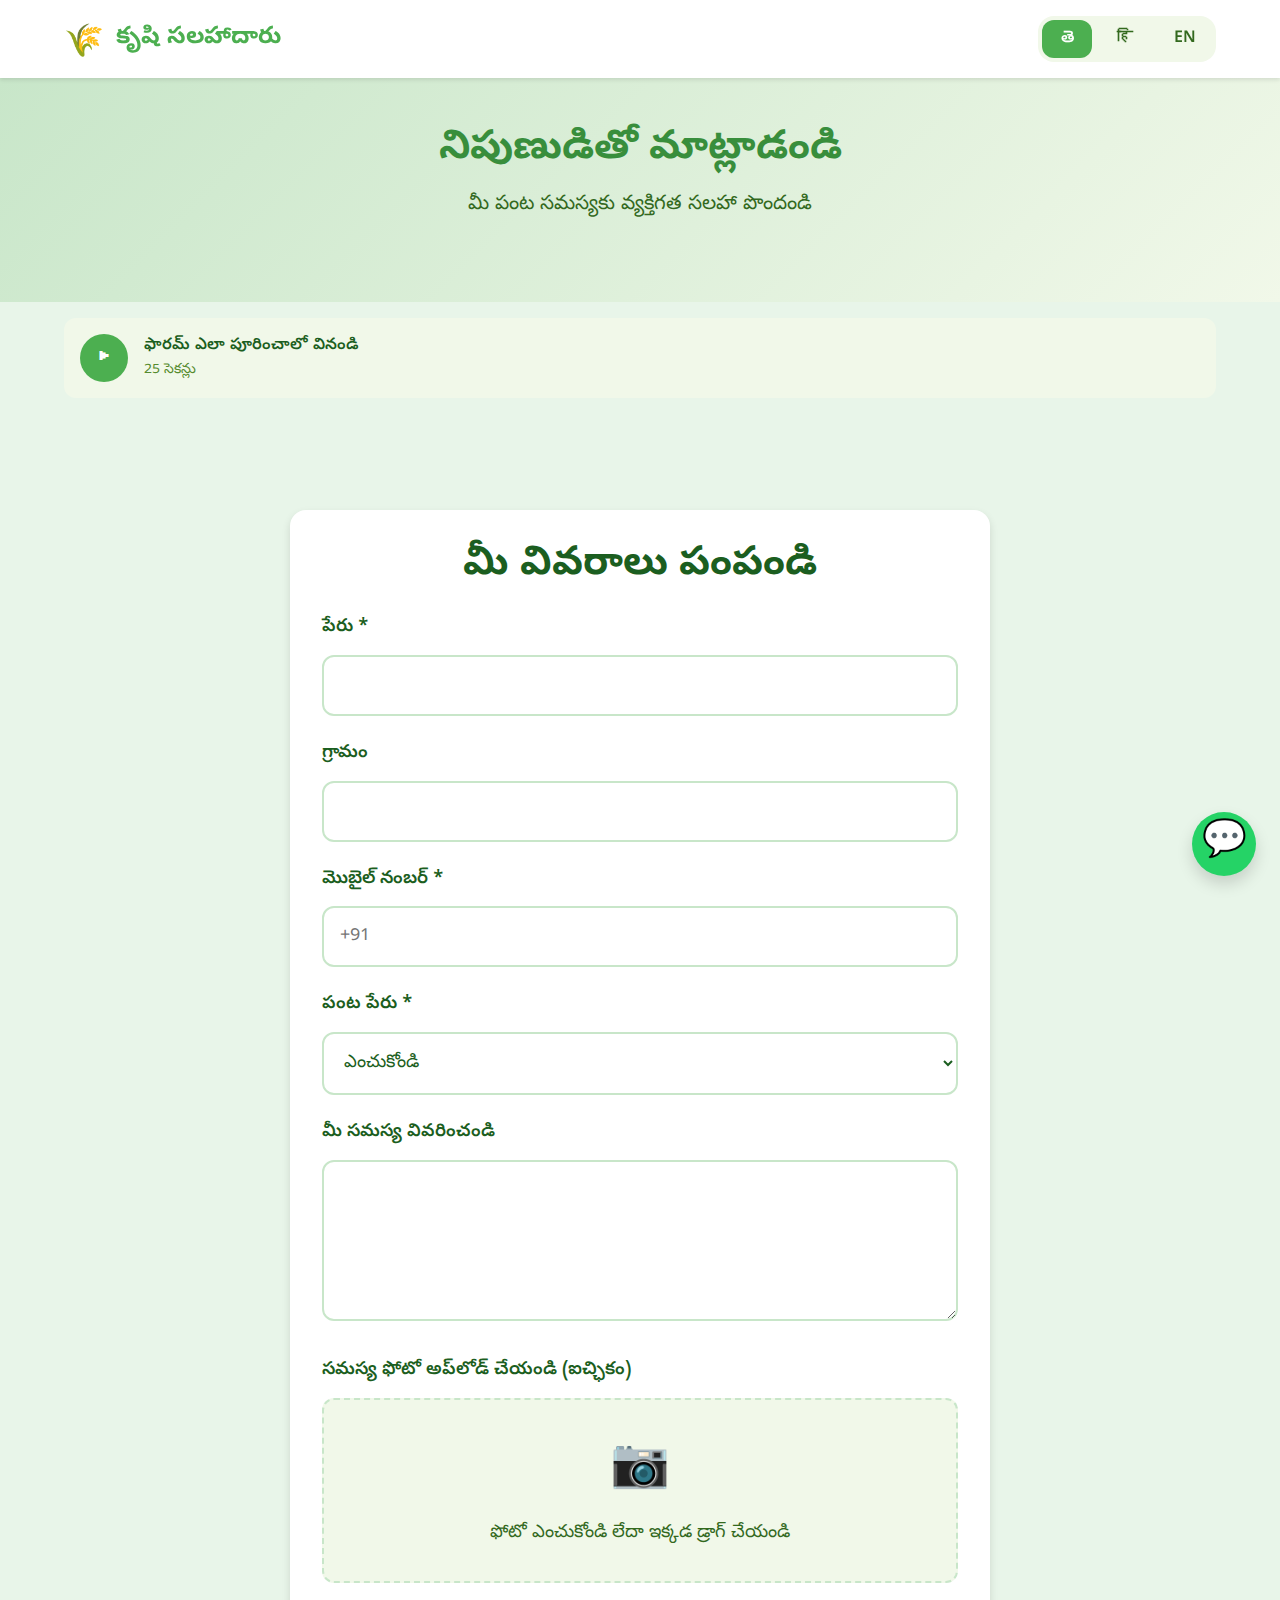
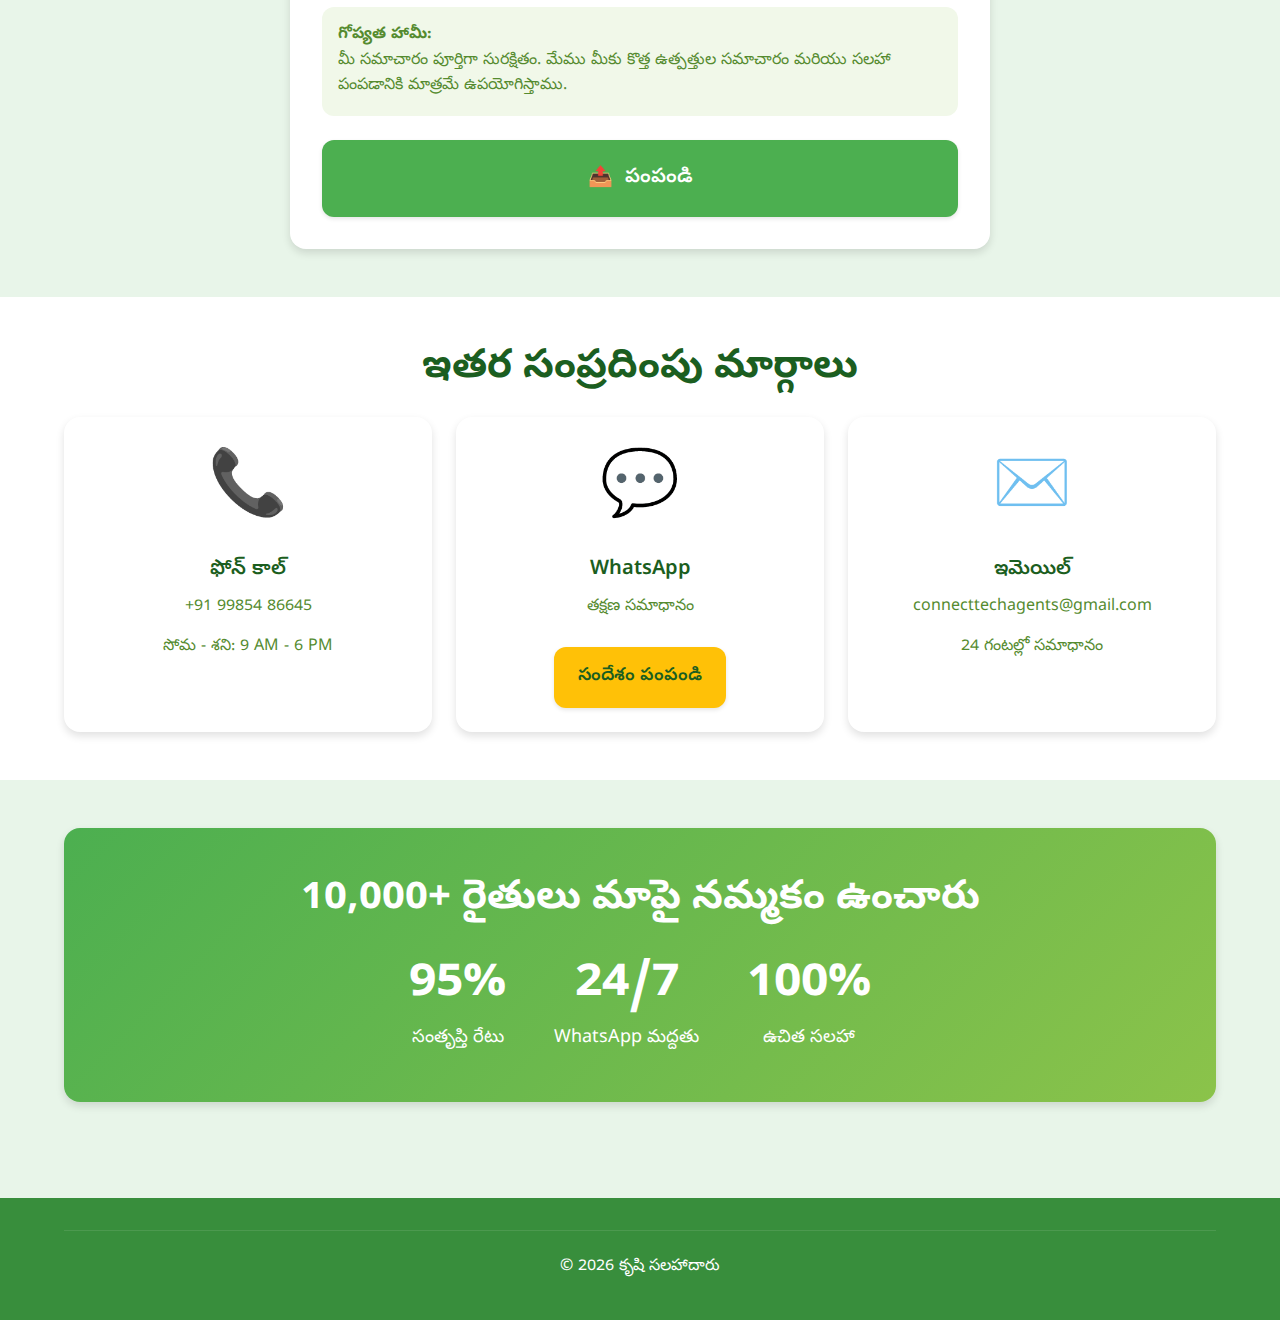
<file: contact-expert.html>
<!DOCTYPE html>
<html lang="te">

<head>
    <meta charset="UTF-8">
    <meta name="viewport" content="width=device-width, initial-scale=1.0">
    <title>నిపుణుడితో సంప్రదించండి | Contact Expert</title>
    <link rel="stylesheet" href="index.css">
</head>

<body lang="te">
    <!-- Header -->
    <header class="header">
        <div class="container header-content">
            <div>
                <a href="index.html" class="logo">
                    <span class="logo-icon">🌾</span>
                    <div>
                        <div data-lang-te="కృషి సలహాదారు" data-lang-hi="कृषि सलाहकार" data-lang-en="Farmer Advisor"
                            class="lang-text">కృషి సలహాదారు</div>
                    </div>
                </a>
            </div>
            <div class="language-switcher">
                <button class="lang-btn active" data-lang="te">తె</button>
                <button class="lang-btn" data-lang="hi">हि</button>
                <button class="lang-btn" data-lang="en">EN</button>
            </div>
        </div>
    </header>

    <!-- Hero -->
    <section class="hero">
        <div class="container">
            <h1 class="hero-title">
                <span data-lang-te="నిపుణుడితో మాట్లాడండి" data-lang-hi="विशेषज्ञ से बात करें"
                    data-lang-en="Talk to Expert" class="lang-text">నిపుణుడితో మాట్లాడండి</span>
            </h1>
            <p class="hero-subtitle">
                <span data-lang-te="మీ పంట సమస్యకు వ్యక్తిగత సలహా పొందండి"
                    data-lang-hi="अपनी फसल की समस्या के लिए व्यक्तिगत सलाह प्राप्त करें"
                    data-lang-en="Get personalized advice for your crop problem" class="lang-text">మీ పంట సమస్యకు
                    వ్యక్తిగత సలహా పొందండి</span>
            </p>
        </div>
    </section>

    <!-- Audio Guide -->
    <section class="section" style="padding-top: 0;">
        <div class="container">
            <div class="audio-player">
                <button class="audio-btn">
                    <span>▶</span>
                </button>
                <div class="audio-info">
                    <div class="audio-title">
                        <span data-lang-te="ఫారమ్ ఎలా పూరించాలో వినండి" data-lang-hi="फॉर्म कैसे भरें सुनें"
                            data-lang-en="Listen how to fill the form" class="lang-text">ఫారమ్ ఎలా పూరించాలో
                            వినండి</span>
                    </div>
                    <div class="audio-duration">25 సెకన్లు</div>
                </div>
            </div>
        </div>
    </section>

    <!-- Contact Form -->
    <section class="section">
        <div class="container">
            <div style="max-width: 700px; margin: 0 auto;">
                <div class="card" style="padding: var(--space-xl);">
                    <h2 class="mb-lg text-center">
                        <span data-lang-te="మీ వివరాలు పంపండి" data-lang-hi="अपना विवरण भेजें"
                            data-lang-en="Send Your Details" class="lang-text">మీ వివరాలు పంపండి</span>
                    </h2>

                    <form id="contact-form">
                        <div class="form-group">
                            <label class="form-label">
                                <span data-lang-te="పేరు *" data-lang-hi="नाम *" data-lang-en="Name *"
                                    class="lang-text">పేరు *</span>
                            </label>
                            <input type="text" name="name" class="form-input" required placeholder="">
                        </div>

                        <div class="form-group">
                            <label class="form-label">
                                <span data-lang-te="గ్రామం" data-lang-hi="गांव" data-lang-en="Village"
                                    class="lang-text">గ్రామం</span>
                            </label>
                            <input type="text" name="village" class="form-input">
                        </div>

                        <div class="form-group">
                            <label class="form-label">
                                <span data-lang-te="మొబైల్ నంబర్ *" data-lang-hi="मोबाइल नंबर *"
                                    data-lang-en="Mobile Number *" class="lang-text">మొబైల్ నంబర్ *</span>
                            </label>
                            <input type="tel" name="mobile" class="form-input" required placeholder="+91">
                        </div>

                        <div class="form-group">
                            <label class="form-label">
                                <span data-lang-te="పంట పేరు *" data-lang-hi="फसल का नाम *" data-lang-en="Crop Name *"
                                    class="lang-text">పంట పేరు *</span>
                            </label>
                            <select name="crop" class="form-select" required>
                                <option value="">
                                    <span data-lang-te="ఎంచుకోండి" data-lang-hi="चुनें" data-lang-en="Select"
                                        class="lang-text">ఎంచుకోండి</span>
                                </option>
                                <option value="banana" data-lang-te="అరటి" data-lang-hi="केला" data-lang-en="Banana">
                                    అరటి</option>
                                <option value="mango" data-lang-te="మామిడి" data-lang-hi="आम" data-lang-en="Mango">
                                    మామిడి</option>
                                <option value="grapes" data-lang-te="ద్రాక్ష" data-lang-hi="अंगूर"
                                    data-lang-en="Grapes">ద్రాక్ష</option>
                                <option value="citrus" data-lang-te="నిమ్మ పండ్లు" data-lang-hi="नींबू फल"
                                    data-lang-en="Citrus">నిమ్మ పండ్లు</option>
                                <option value="pomegranate" data-lang-te="దానిమ్మ" data-lang-hi="अनार"
                                    data-lang-en="Pomegranate">దానిమ్మ</option>
                                <option value="chilli" data-lang-te="మిర్చి" data-lang-hi="मिर्च" data-lang-en="Chilli">
                                    మిర్చి</option>
                                <option value="tomato" data-lang-te="టమాటో" data-lang-hi="टमाटर" data-lang-en="Tomato">
                                    టమాటో</option>
                                <option value="cotton" data-lang-te="పత్తి" data-lang-hi="कपास" data-lang-en="Cotton">
                                    పత్తి</option>
                            </select>
                        </div>

                        <div class="form-group">
                            <label class="form-label">
                                <span data-lang-te="మీ సమస్య వివరించండి" data-lang-hi="अपनी समस्या बताएं"
                                    data-lang-en="Describe Your Problem" class="lang-text">మీ సమస్య వివరించండి</span>
                            </label>
                            <textarea name="problem" class="form-textarea" rows="5"></textarea>
                        </div>

                        <div class="form-group">
                            <label class="form-label">
                                <span data-lang-te="సమస్య ఫోటో అప్‌లోడ్ చేయండి (ఐచ్ఛికం)"
                                    data-lang-hi="समस्या की फोटो अपलोड करें (वैकल्पिक)"
                                    data-lang-en="Upload Problem Photo (Optional)" class="lang-text">సమస్య ఫోటో అప్‌లోడ్
                                    చేయండి (ఐచ్ఛికం)</span>
                            </label>
                            <div class="file-upload" onclick="document.getElementById('file-input').click()">
                                <div class="file-upload-icon">📷</div>
                                <div class="file-upload-text">
                                    <span data-lang-te="ఫోటో ఎంచుకోండి లేదా ఇక్కడ డ్రాగ్ చేయండి"
                                        data-lang-hi="फोटो चुनें या यहां ड्रैग करें"
                                        data-lang-en="Choose photo or drag here" class="lang-text">ఫోటో ఎంచుకోండి లేదా
                                        ఇక్కడ డ్రాగ్ చేయండి</span>
                                </div>
                                <input type="file" id="file-input" name="photo" accept="image/*" style="display: none;">
                            </div>
                            <div id="image-preview"></div>
                        </div>

                        <div
                            style="background-color: var(--color-bg-light); padding: var(--space-md); border-radius: var(--border-radius-md); margin-bottom: var(--space-lg);">
                            <p style="font-size: var(--font-size-sm); color: var(--color-text-muted); margin: 0;">
                                <strong>
                                    <span data-lang-te="గోప్యత హామీ:" data-lang-hi="गोपनीयता आश्वासन:"
                                        data-lang-en="Privacy Assurance:" class="lang-text">గోప్యత హామీ:</span>
                                </strong><br>
                                <span
                                    data-lang-te="మీ సమాచారం పూర్తిగా సురక్షితం. మేము మీకు కొత్త ఉత్పత్తుల సమాచారం మరియు సలహా పంపడానికి మాత్రమే ఉపయోగిస్తాము."
                                    data-lang-hi="आपकी जानकारी पूरी तरह से सुरक्षित है। हम केवल नए उत्पाद की जानकारी और सलाह भेजने के लिए उपयोग करेंगे।"
                                    data-lang-en="Your information is completely secure. We will only use it to send you new product information and advice."
                                    class="lang-text">మీ సమాచారం పూర్తిగా సురక్షితం. మేము మీకు కొత్త ఉత్పత్తుల సమాచారం
                                    మరియు సలహా పంపడానికి మాత్రమే ఉపయోగిస్తాము.</span>
                            </p>
                        </div>

                        <button type="submit" class="btn btn-primary btn-large" style="width: 100%;">
                            <span>📤</span>
                            <span data-lang-te="పంపండి" data-lang-hi="भेजें" data-lang-en="Submit"
                                class="lang-text">పంపండి</span>
                        </button>
                    </form>
                </div>
            </div>
        </div>
    </section>

    <!-- Alternative Contact Methods -->
    <section class="section" style="background-color: var(--color-bg-white);">
        <div class="container">
            <h2 class="text-center mb-lg">
                <span data-lang-te="ఇతర సంప్రదింపు మార్గాలు" data-lang-hi="अन्य संपर्क विधियां"
                    data-lang-en="Other Contact Methods" class="lang-text">ఇతర సంప్రదింపు మార్గాలు</span>
            </h2>

            <div class="grid grid-3">
                <div class="card text-center">
                    <div style="font-size: 64px; margin-bottom: var(--space-md);">📞</div>
                    <h3 class="card-title">
                        <span data-lang-te="ఫోన్ కాల్" data-lang-hi="फोन कॉल" data-lang-en="Phone Call"
                            class="lang-text">ఫోన్ కాల్</span>
                    </h3>
                    <p class="card-text">+91 99854 86645</p>
                    <p class="card-text">
                        <span data-lang-te="సోమ - శని: 9 AM - 6 PM" data-lang-hi="सोम - शनि: 9 AM - 6 PM"
                            data-lang-en="Mon - Sat: 9 AM - 6 PM" class="lang-text">సోమ - శని: 9 AM - 6 PM</span>
                    </p>
                </div>

                <div class="card text-center">
                    <div style="font-size: 64px; margin-bottom: var(--space-md);">💬</div>
                    <h3 class="card-title">WhatsApp</h3>
                    <p class="card-text">
                        <span data-lang-te="తక్షణ సమాధానం" data-lang-hi="तत्काल उत्तर" data-lang-en="Instant Response"
                            class="lang-text">తక్షణ సమాధానం</span>
                    </p>
                    <a href="https://wa.me/919985486645?text=నా%20పంట%20సమస్యకు%20సహాయం%20కావాలి" class="btn btn-accent"
                        style="margin-top: 12px;" target="_blank">
                        <span data-lang-te="సందేశం పంపండి" data-lang-hi="संदेश भेजें" data-lang-en="Send Message"
                            class="lang-text">సందేశం పంపండి</span>
                    </a>
                </div>

                <div class="card text-center">
                    <div style="font-size: 64px; margin-bottom: var(--space-md);">✉️</div>
                    <h3 class="card-title">
                        <span data-lang-te="ఇమెయిల్" data-lang-hi="ईमेल" data-lang-en="Email"
                            class="lang-text">ఇమెయిల్</span>
                    </h3>
                    <p class="card-text">connecttechagents@gmail.com</p>
                    <p class="card-text">
                        <span data-lang-te="24 గంటల్లో సమాధానం" data-lang-hi="24 घंटे में उत्तर"
                            data-lang-en="Response in 24 hours" class="lang-text">24 గంటల్లో సమాధానం</span>
                    </p>
                </div>
            </div>
        </div>
    </section>

    <!-- Trust Indicators -->
    <section class="section">
        <div class="container">
            <div class="card"
                style="background: linear-gradient(135deg, var(--color-primary), var(--color-secondary)); color: white; text-align: center; padding: var(--space-2xl);">
                <h2 style="color: white; margin-bottom: var(--space-lg);">
                    <span data-lang-te="10,000+ రైతులు మాపై నమ్మకం ఉంచారు"
                        data-lang-hi="10,000+ किसानों ने हम पर भरोसा किया" data-lang-en="10,000+ Farmers Trust Us"
                        class="lang-text">10,000+ రైతులు మాపై నమ్మకం ఉంచారు</span>
                </h2>
                <div style="display: flex; justify-content: center; gap: var(--space-2xl); flex-wrap: wrap;">
                    <div>
                        <div style="font-size: var(--font-size-3xl); font-weight: 700;">95%</div>
                        <div>
                            <span data-lang-te="సంతృప్తి రేటు" data-lang-hi="संतुष्टि दर"
                                data-lang-en="Satisfaction Rate" class="lang-text">సంతృప్తి రేటు</span>
                        </div>
                    </div>
                    <div>
                        <div style="font-size: var(--font-size-3xl); font-weight: 700;">24/7</div>
                        <div>
                            <span data-lang-te="WhatsApp మద్దతు" data-lang-hi="WhatsApp समर्थन"
                                data-lang-en="WhatsApp Support" class="lang-text">WhatsApp మద్దతు</span>
                        </div>
                    </div>
                    <div>
                        <div style="font-size: var(--font-size-3xl); font-weight: 700;">100%</div>
                        <div>
                            <span data-lang-te="ఉచిత సలహా" data-lang-hi="मुफ्त सलाह" data-lang-en="Free Advice"
                                class="lang-text">ఉచిత సలహా</span>
                        </div>
                    </div>
                </div>
            </div>
        </div>
    </section>

    <!-- Footer -->
    <footer class="footer">
        <div class="container">
            <div class="footer-bottom">
                <p>&copy; 2026 <span data-lang-te="కృషి సలహాదారు" data-lang-hi="कृषि सलाहकार"
                        data-lang-en="Farmer Advisor" class="lang-text">కృషి సలహాదారు</span></p>
            </div>
        </div>
    </footer>

    <!-- WhatsApp Float Button -->
    <a href="https://wa.me/919985486645?text=నా%20పంట%20సమస్యకు%20సహాయం%20కావాలి" class="whatsapp-float"
        target="_blank">
        <span class="whatsapp-icon">💬</span>
    </a>

    <script src="app.js"></script>
</body>

</html>
</file>
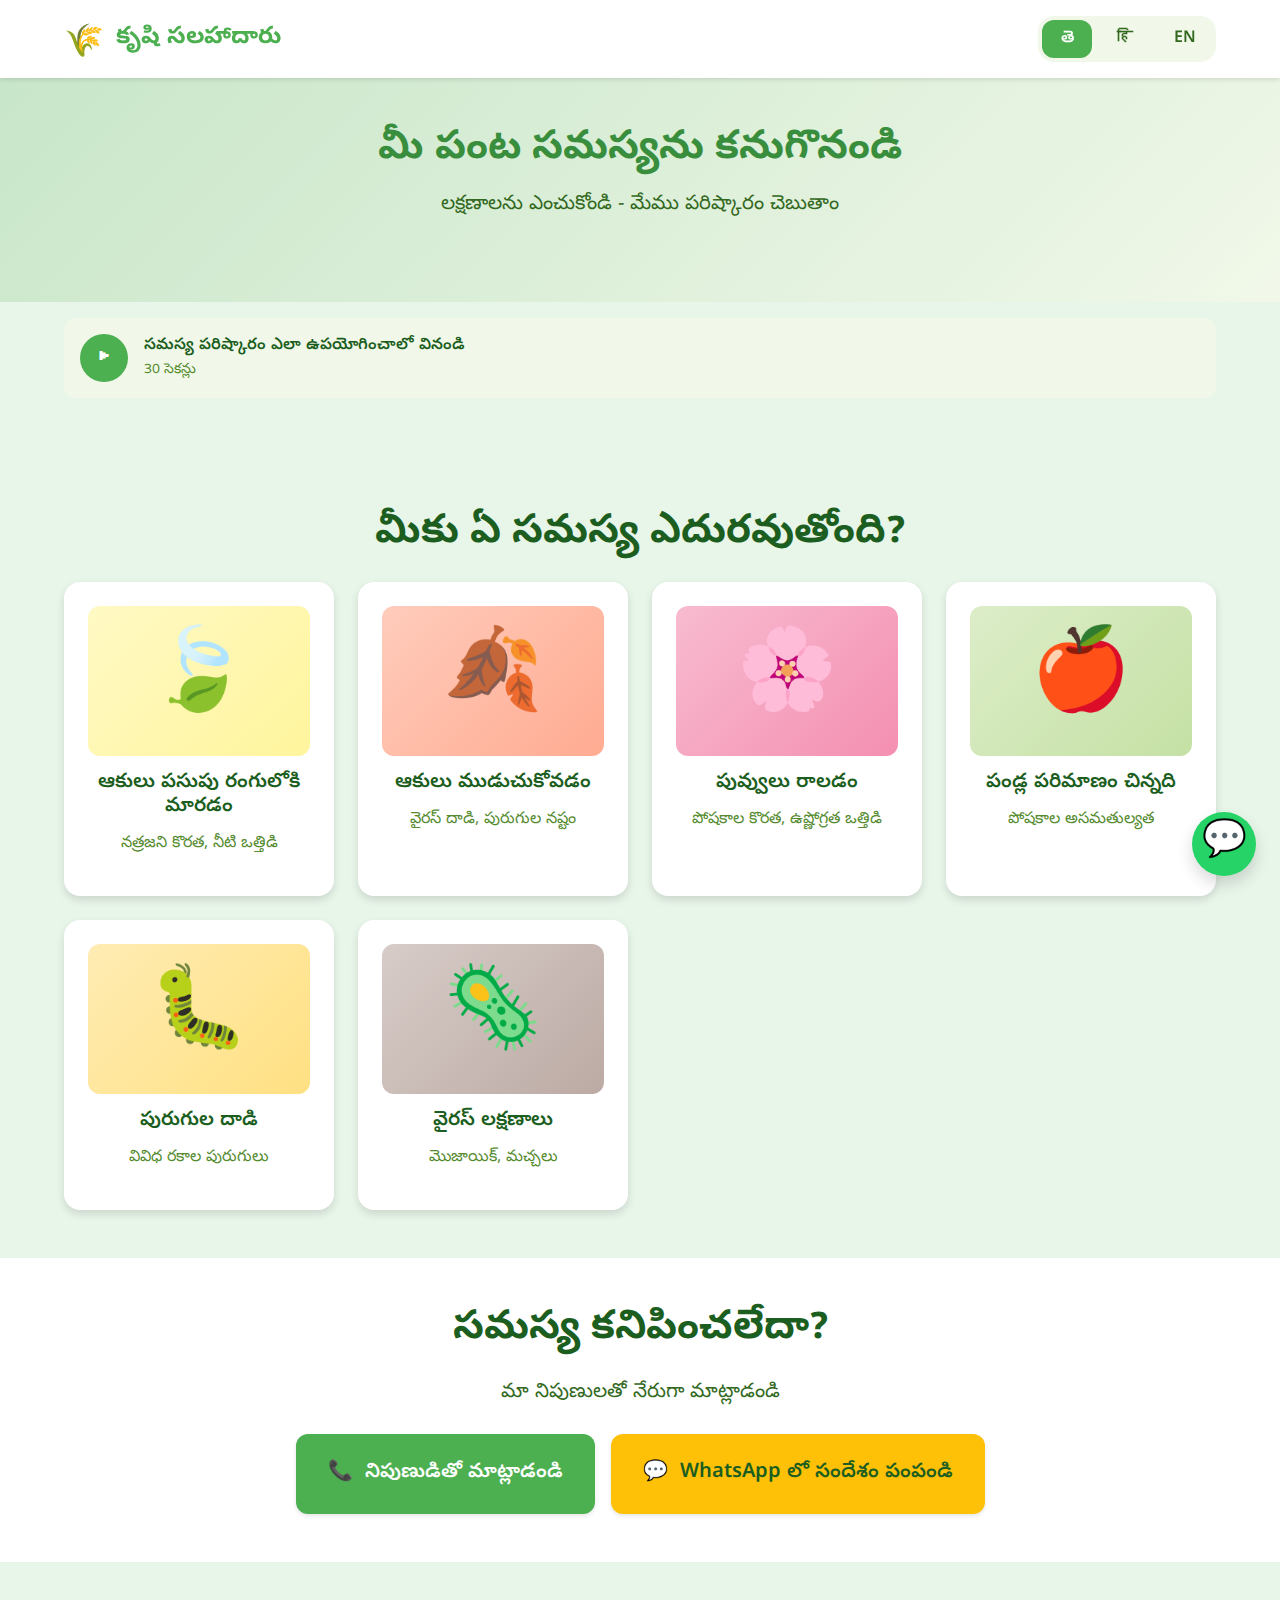
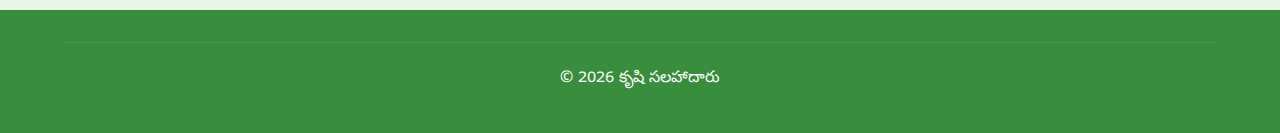
<file: problem-finder.html>
<!DOCTYPE html>
<html lang="te">

<head>
    <meta charset="UTF-8">
    <meta name="viewport" content="width=device-width, initial-scale=1.0">
    <title>సమస్య పరిష్కారం | Problem Finder</title>
    <link rel="stylesheet" href="index.css">
</head>

<body lang="te">
    <!-- Header -->
    <header class="header">
        <div class="container header-content">
            <div>
                <a href="index.html" class="logo">
                    <span class="logo-icon">🌾</span>
                    <div>
                        <div data-lang-te="కృషి సలహాదారు" data-lang-hi="कृषि सलाहकार" data-lang-en="Farmer Advisor"
                            class="lang-text">కృషి సలహాదారు</div>
                    </div>
                </a>
            </div>
            <div class="language-switcher">
                <button class="lang-btn active" data-lang="te">తె</button>
                <button class="lang-btn" data-lang="hi">हि</button>
                <button class="lang-btn" data-lang="en">EN</button>
            </div>
        </div>
    </header>

    <!-- Hero -->
    <section class="hero">
        <div class="container">
            <h1 class="hero-title">
                <span data-lang-te="మీ పంట సమస్యను కనుగొనండి" data-lang-hi="अपनी फसल की समस्या खोजें"
                    data-lang-en="Find Your Crop Problem" class="lang-text">మీ పంట సమస్యను కనుగొనండి</span>
            </h1>
            <p class="hero-subtitle">
                <span data-lang-te="లక్షణాలను ఎంచుకోండి - మేము పరిష్కారం చెబుతాం"
                    data-lang-hi="लक्षण चुनें - हम समाधान बताएंगे"
                    data-lang-en="Choose symptoms - we'll provide solution" class="lang-text">లక్షణాలను ఎంచుకోండి - మేము
                    పరిష్కారం చెబుతాం</span>
            </p>
        </div>
    </section>

    <!-- Audio Guide -->
    <section class="section" style="padding-top: 0;">
        <div class="container">
            <div class="audio-player">
                <button class="audio-btn">
                    <span>▶</span>
                </button>
                <div class="audio-info">
                    <div class="audio-title">
                        <span data-lang-te="సమస్య పరిష్కారం ఎలా ఉపయోగించాలో వినండి"
                            data-lang-hi="समस्या समाधान का उपयोग कैसे करें सुनें"
                            data-lang-en="Listen how to use problem solver" class="lang-text">సమస్య పరిష్కారం ఎలా
                            ఉపయోగించాలో వినండి</span>
                    </div>
                    <div class="audio-duration">30 సెకన్లు</div>
                </div>
            </div>
        </div>
    </section>

    <!-- Problem Selection -->
    <section class="section">
        <div class="container">
            <h2 class="text-center mb-lg">
                <span data-lang-te="మీకు ఏ సమస్య ఎదురవుతోంది?" data-lang-hi="आपको कौन सी समस्या हो रही है?"
                    data-lang-en="What Problem Are You Facing?" class="lang-text">మీకు ఏ సమస్య ఎదురవుతోంది?</span>
            </h2>

            <div class="grid grid-3">
                <!-- Symptom 1 -->
                <div class="card" style="cursor: pointer;" onclick="window.location.href='crop-detail.html#problems'">
                    <div
                        style="width: 100%; height: 150px; background: linear-gradient(135deg, #FFF9C4, #FFF59D); border-radius: 12px; display: flex; align-items: center; justify-content: center; font-size: 80px; margin-bottom: 16px;">
                        🍃</div>
                    <h3 class="card-title text-center">
                        <span data-lang-te="ఆకులు పసుపు రంగులోకి మారడం" data-lang-hi="पत्तियां पीली हो रही हैं"
                            data-lang-en="Leaves Turning Yellow" class="lang-text">ఆకులు పసుపు రంగులోకి మారడం</span>
                    </h3>
                    <p class="card-text text-center">
                        <span data-lang-te="నత్రజని కొరత, నీటి ఒత్తిడి" data-lang-hi="नाइट्रोजन की कमी, पानी का तनाव"
                            data-lang-en="Nitrogen deficiency, water stress" class="lang-text">నత్రజని కొరత, నీటి
                            ఒత్తిడి</span>
                    </p>
                </div>

                <!-- Symptom 2 -->
                <div class="card" style="cursor: pointer;" onclick="window.location.href='crop-detail.html#problems'">
                    <div
                        style="width: 100%; height: 150px; background: linear-gradient(135deg, #FFCCBC, #FFAB91); border-radius: 12px; display: flex; align-items: center; justify-content: center; font-size: 80px; margin-bottom: 16px;">
                        🍂</div>
                    <h3 class="card-title text-center">
                        <span data-lang-te="ఆకులు ముడుచుకోవడం" data-lang-hi="पत्तियां मुड़ रही हैं"
                            data-lang-en="Leaf Curling" class="lang-text">ఆకులు ముడుచుకోవడం</span>
                    </h3>
                    <p class="card-text text-center">
                        <span data-lang-te="వైరస్ దాడి, పురుగుల నష్టం" data-lang-hi="वायरस हमला, कीट क्षति"
                            data-lang-en="Virus attack, pest damage" class="lang-text">వైరస్ దాడి, పురుగుల నష్టం</span>
                    </p>
                </div>

                <!-- Symptom 3 -->
                <div class="card" style="cursor: pointer;" onclick="window.location.href='crop-detail.html#problems'">
                    <div
                        style="width: 100%; height: 150px; background: linear-gradient(135deg, #F8BBD0, #F48FB1); border-radius: 12px; display: flex; align-items: center; justify-content: center; font-size: 80px; margin-bottom: 16px;">
                        🌸</div>
                    <h3 class="card-title text-center">
                        <span data-lang-te="పువ్వులు రాలడం" data-lang-hi="फूल गिर रहे हैं"
                            data-lang-en="Flower Dropping" class="lang-text">పువ్వులు రాలడం</span>
                    </h3>
                    <p class="card-text text-center">
                        <span data-lang-te="పోషకాల కొరత, ఉష్ణోగ్రత ఒత్తిడి"
                            data-lang-hi="पोषक तत्वों की कमी, तापमान तनाव"
                            data-lang-en="Nutrient deficiency, temperature stress" class="lang-text">పోషకాల కొరత,
                            ఉష్ణోగ్రత ఒత్తిడి</span>
                    </p>
                </div>

                <!-- Symptom 4 -->
                <div class="card" style="cursor: pointer;" onclick="window.location.href='crop-detail.html#problems'">
                    <div
                        style="width: 100%; height: 150px; background: linear-gradient(135deg, #DCEDC8, #C5E1A5); border-radius: 12px; display: flex; align-items: center; justify-content: center; font-size: 80px; margin-bottom: 16px;">
                        🍎</div>
                    <h3 class="card-title text-center">
                        <span data-lang-te="పండ్ల పరిమాణం చిన్నది" data-lang-hi="फल का आकार छोटा"
                            data-lang-en="Small Fruit Size" class="lang-text">పండ్ల పరిమాణం చిన్నది</span>
                    </h3>
                    <p class="card-text text-center">
                        <span data-lang-te="పోషకాల అసమతుల్యత" data-lang-hi="पोषक तत्वों का असंतुलन"
                            data-lang-en="Nutrient imbalance" class="lang-text">పోషకాల అసమతుల్యత</span>
                    </p>
                </div>

                <!-- Symptom 5 -->
                <div class="card" style="cursor: pointer;" onclick="window.location.href='crop-detail.html#problems'">
                    <div
                        style="width: 100%; height: 150px; background: linear-gradient(135deg, #FFECB3, #FFE082); border-radius: 12px; display: flex; align-items: center; justify-content: center; font-size: 80px; margin-bottom: 16px;">
                        🐛</div>
                    <h3 class="card-title text-center">
                        <span data-lang-te="పురుగుల దాడి" data-lang-hi="कीट का हमला" data-lang-en="Pest Attack"
                            class="lang-text">పురుగుల దాడి</span>
                    </h3>
                    <p class="card-text text-center">
                        <span data-lang-te="వివిధ రకాల పురుగులు" data-lang-hi="विभिन्न प्रकार के कीट"
                            data-lang-en="Various types of pests" class="lang-text">వివిధ రకాల పురుగులు</span>
                    </p>
                </div>

                <!-- Symptom 6 -->
                <div class="card" style="cursor: pointer;" onclick="window.location.href='crop-detail.html#problems'">
                    <div
                        style="width: 100%; height: 150px; background: linear-gradient(135deg, #D7CCC8, #BCAAA4); border-radius: 12px; display: flex; align-items: center; justify-content: center; font-size: 80px; margin-bottom: 16px;">
                        🦠</div>
                    <h3 class="card-title text-center">
                        <span data-lang-te="వైరస్ లక్షణాలు" data-lang-hi="वायरस के लक्षण" data-lang-en="Virus Symptoms"
                            class="lang-text">వైరస్ లక్షణాలు</span>
                    </h3>
                    <p class="card-text text-center">
                        <span data-lang-te="మొజాయిక్, మచ్చలు" data-lang-hi="मोज़ेक, धब्बे" data-lang-en="Mosaic, spots"
                            class="lang-text">మొజాయిక్, మచ్చలు</span>
                    </p>
                </div>
            </div>
        </div>
    </section>

    <!-- Quick Contact -->
    <section class="section" style="background-color: var(--color-bg-white);">
        <div class="container text-center">
            <h2 class="mb-lg">
                <span data-lang-te="సమస్య కనిపించలేదా?" data-lang-hi="समस्या नहीं मिली?"
                    data-lang-en="Problem Not Found?" class="lang-text">సమస్య కనిపించలేదా?</span>
            </h2>
            <p class="hero-subtitle mb-lg">
                <span data-lang-te="మా నిపుణులతో నేరుగా మాట్లాడండి" data-lang-hi="हमारे विशेषज्ञों से सीधे बात करें"
                    data-lang-en="Talk directly to our experts" class="lang-text">మా నిపుణులతో నేరుగా మాట్లాడండి</span>
            </p>
            <div style="display: flex; gap: var(--space-md); justify-content: center; flex-wrap: wrap;">
                <a href="contact-expert.html" class="btn btn-primary btn-large">
                    <span>📞</span>
                    <span data-lang-te="నిపుణుడితో మాట్లాడండి" data-lang-hi="विशेषज्ञ से बात करें"
                        data-lang-en="Talk to Expert" class="lang-text">నిపుణుడితో మాట్లాడండి</span>
                </a>
                <a href="https://wa.me/919985486645?text=నా%20పంట%20సమస్యకు%20సహాయం%20కావాలి"
                    class="btn btn-accent btn-large" target="_blank">
                    <span>💬</span>
                    <span data-lang-te="WhatsApp లో సందేశం పంపండి" data-lang-hi="WhatsApp पर संदेश भेजें"
                        data-lang-en="Message on WhatsApp" class="lang-text">WhatsApp లో సందేశం పంపండి</span>
                </a>
            </div>
        </div>
    </section>

    <!-- Footer -->
    <footer class="footer">
        <div class="container">
            <div class="footer-bottom">
                <p>&copy; 2026 <span data-lang-te="కృషి సలహాదారు" data-lang-hi="कृषि सलाहकार"
                        data-lang-en="Farmer Advisor" class="lang-text">కృషి సలహాదారు</span></p>
            </div>
        </div>
    </footer>

    <!-- WhatsApp Float Button -->
    <a href="https://wa.me/919985486645?text=నా%20పంట%20సమస్యకు%20సహాయం%20కావాలి" class="whatsapp-float"
        target="_blank">
        <span class="whatsapp-icon">💬</span>
    </a>

    <script src="app.js"></script>
</body>

</html>
</file>
<file: index.css>
/* ============================================
   FARMER ADVISOR - DESIGN SYSTEM
   Mobile-First, Farmer-Friendly Design
   ============================================ */

/* === FONTS === */
@import url('https://fonts.googleapis.com/css2?family=Noto+Sans+Telugu:wght@400;500;600;700&family=Noto+Sans+Devanagari:wght@400;500;600;700&family=Inter:wght@400;500;600;700&display=swap');

/* === CSS VARIABLES === */
:root {
  /* Crop-themed Green Colors */
  --color-bg-primary: #E8F5E9;
  --color-bg-secondary: #C8E6C9;
  --color-bg-white: #FFFFFF;
  --color-bg-light: #F1F8E9;
  
  /* Earthy Accents */
  --color-primary: #4CAF50;
  --color-primary-dark: #388E3C;
  --color-primary-light: #81C784;
  --color-secondary: #8BC34A;
  --color-accent: #FFC107;
  --color-accent-dark: #FFA000;
  
  /* Semantic Colors */
  --color-success: #66BB6A;
  --color-warning: #FFA726;
  --color-danger: #EF5350;
  --color-info: #42A5F5;
  
  /* Text Colors */
  --color-text-primary: #1B5E20;
  --color-text-secondary: #33691E;
  --color-text-muted: #558B2F;
  --color-text-light: #FFFFFF;
  
  /* Shadows & Borders */
  --shadow-sm: 0 2px 4px rgba(0, 0, 0, 0.1);
  --shadow-md: 0 4px 8px rgba(0, 0, 0, 0.12);
  --shadow-lg: 0 8px 16px rgba(0, 0, 0, 0.15);
  --border-radius-sm: 8px;
  --border-radius-md: 12px;
  --border-radius-lg: 16px;
  --border-radius-xl: 24px;
  
  /* Spacing */
  --space-xs: 8px;
  --space-sm: 12px;
  --space-md: 16px;
  --space-lg: 24px;
  --space-xl: 32px;
  --space-2xl: 48px;
  
  /* Typography */
  --font-family-telugu: 'Noto Sans Telugu', sans-serif;
  --font-family-hindi: 'Noto Sans Devanagari', sans-serif;
  --font-family-english: 'Inter', sans-serif;
  --font-size-xs: 14px;
  --font-size-sm: 16px;
  --font-size-md: 18px;
  --font-size-lg: 20px;
  --font-size-xl: 24px;
  --font-size-2xl: 32px;
  --font-size-3xl: 40px;
  
  /* Touch Targets */
  --min-touch-size: 44px;
  --button-height: 56px;
  
  /* Transitions */
  --transition-fast: 150ms ease;
  --transition-normal: 250ms ease;
  --transition-slow: 350ms ease;
}

/* === RESET & BASE === */
* {
  margin: 0;
  padding: 0;
  box-sizing: border-box;
}

html {
  font-size: 16px;
  scroll-behavior: smooth;
}

body {
  font-family: var(--font-family-telugu);
  font-size: var(--font-size-md);
  line-height: 1.6;
  color: var(--color-text-primary);
  background-color: var(--color-bg-primary);
  -webkit-font-smoothing: antialiased;
  -moz-osx-font-smoothing: grayscale;
}

/* Language-specific fonts */
body[lang="te"] {
  font-family: var(--font-family-telugu);
}

body[lang="hi"] {
  font-family: var(--font-family-hindi);
}

body[lang="en"] {
  font-family: var(--font-family-english);
}

img {
  max-width: 100%;
  height: auto;
  display: block;
}

a {
  color: inherit;
  text-decoration: none;
}

button {
  font-family: inherit;
  cursor: pointer;
  border: none;
  background: none;
}

/* === TYPOGRAPHY === */
h1, h2, h3, h4, h5, h6 {
  font-weight: 700;
  line-height: 1.2;
  margin-bottom: var(--space-md);
  color: var(--color-text-primary);
}

h1 {
  font-size: var(--font-size-3xl);
}

h2 {
  font-size: var(--font-size-2xl);
}

h3 {
  font-size: var(--font-size-xl);
}

h4 {
  font-size: var(--font-size-lg);
}

p {
  margin-bottom: var(--space-md);
}

/* === LAYOUT === */
.container {
  width: 100%;
  max-width: 1200px;
  margin: 0 auto;
  padding: 0 var(--space-md);
}

.section {
  padding: var(--space-xl) 0;
}

.section-lg {
  padding: var(--space-2xl) 0;
}

/* === HEADER === */
.header {
  background-color: var(--color-bg-white);
  box-shadow: var(--shadow-sm);
  position: sticky;
  top: 0;
  z-index: 1000;
  padding: var(--space-md) 0;
}

.header-content {
  display: flex;
  justify-content: space-between;
  align-items: center;
  gap: var(--space-md);
}

.logo {
  display: flex;
  align-items: center;
  gap: var(--space-sm);
  font-size: var(--font-size-xl);
  font-weight: 700;
  color: var(--color-primary);
}

.logo-icon {
  width: 40px;
  height: 40px;
  font-size: 32px;
}

.tagline {
  font-size: var(--font-size-sm);
  color: var(--color-text-secondary);
  margin-top: 4px;
}

/* Language Switcher */
.language-switcher {
  display: flex;
  gap: var(--space-xs);
  background-color: var(--color-bg-light);
  padding: 4px;
  border-radius: var(--border-radius-lg);
}

.lang-btn {
  padding: var(--space-xs) var(--space-md);
  border-radius: var(--border-radius-md);
  font-size: var(--font-size-sm);
  font-weight: 600;
  color: var(--color-text-secondary);
  transition: all var(--transition-fast);
  min-width: 50px;
  text-align: center;
}

.lang-btn:hover {
  background-color: var(--color-bg-secondary);
}

.lang-btn.active {
  background-color: var(--color-primary);
  color: var(--color-text-light);
}

/* === BUTTONS === */
.btn {
  display: inline-flex;
  align-items: center;
  justify-content: center;
  gap: var(--space-sm);
  padding: var(--space-md) var(--space-lg);
  min-height: var(--button-height);
  border-radius: var(--border-radius-md);
  font-size: var(--font-size-md);
  font-weight: 600;
  text-align: center;
  transition: all var(--transition-normal);
  box-shadow: var(--shadow-sm);
  cursor: pointer;
}

.btn:active {
  transform: scale(0.98);
}

.btn-primary {
  background-color: var(--color-primary);
  color: var(--color-text-light);
}

.btn-primary:hover {
  background-color: var(--color-primary-dark);
  box-shadow: var(--shadow-md);
}

.btn-secondary {
  background-color: var(--color-secondary);
  color: var(--color-text-light);
}

.btn-secondary:hover {
  background-color: #7CB342;
  box-shadow: var(--shadow-md);
}

.btn-accent {
  background-color: var(--color-accent);
  color: var(--color-text-primary);
}

.btn-accent:hover {
  background-color: var(--color-accent-dark);
  box-shadow: var(--shadow-md);
}

.btn-outline {
  background-color: transparent;
  border: 2px solid var(--color-primary);
  color: var(--color-primary);
}

.btn-outline:hover {
  background-color: var(--color-primary);
  color: var(--color-text-light);
}

.btn-large {
  min-height: 64px;
  font-size: var(--font-size-lg);
  padding: var(--space-lg) var(--space-xl);
}

.btn-icon {
  font-size: 24px;
}

/* === CARDS === */
.card {
  background-color: var(--color-bg-white);
  border-radius: var(--border-radius-lg);
  padding: var(--space-lg);
  box-shadow: var(--shadow-md);
  transition: all var(--transition-normal);
}

.card:hover {
  box-shadow: var(--shadow-lg);
  transform: translateY(-4px);
}

.card-image {
  width: 100%;
  height: 200px;
  object-fit: cover;
  border-radius: var(--border-radius-md);
  margin-bottom: var(--space-md);
}

.card-title {
  font-size: var(--font-size-lg);
  font-weight: 600;
  margin-bottom: var(--space-sm);
  color: var(--color-text-primary);
}

.card-text {
  font-size: var(--font-size-sm);
  color: var(--color-text-muted);
  line-height: 1.5;
}

/* === GRID === */
.grid {
  display: grid;
  gap: var(--space-lg);
}

.grid-2 {
  grid-template-columns: repeat(auto-fit, minmax(280px, 1fr));
}

.grid-3 {
  grid-template-columns: repeat(auto-fit, minmax(250px, 1fr));
}

.grid-4 {
  grid-template-columns: repeat(auto-fit, minmax(200px, 1fr));
}

/* === HERO SECTION === */
.hero {
  text-align: center;
  padding: var(--space-2xl) 0;
  background: linear-gradient(135deg, var(--color-bg-secondary) 0%, var(--color-bg-light) 100%);
}

.hero-title {
  font-size: var(--font-size-2xl);
  margin-bottom: var(--space-md);
  color: var(--color-primary-dark);
}

.hero-subtitle {
  font-size: var(--font-size-lg);
  color: var(--color-text-secondary);
  margin-bottom: var(--space-xl);
}

.hero-actions {
  display: flex;
  flex-direction: column;
  gap: var(--space-md);
  max-width: 500px;
  margin: 0 auto;
}

/* === CROP GRID === */
.crop-grid {
  display: grid;
  grid-template-columns: repeat(auto-fit, minmax(150px, 1fr));
  gap: var(--space-md);
  margin-top: var(--space-xl);
}

.crop-card {
  background-color: var(--color-bg-white);
  border-radius: var(--border-radius-lg);
  padding: var(--space-lg);
  text-align: center;
  cursor: pointer;
  transition: all var(--transition-normal);
  box-shadow: var(--shadow-sm);
}

.crop-card:hover {
  transform: translateY(-8px);
  box-shadow: var(--shadow-lg);
  background-color: var(--color-bg-light);
}

.crop-icon {
  font-size: 64px;
  margin-bottom: var(--space-sm);
}

.crop-name {
  font-size: var(--font-size-md);
  font-weight: 600;
  color: var(--color-text-primary);
}

/* === AUDIO PLAYER === */
.audio-player {
  display: flex;
  align-items: center;
  gap: var(--space-md);
  background-color: var(--color-bg-light);
  padding: var(--space-md);
  border-radius: var(--border-radius-md);
  margin: var(--space-md) 0;
}

.audio-btn {
  width: 48px;
  height: 48px;
  border-radius: 50%;
  background-color: var(--color-primary);
  color: var(--color-text-light);
  display: flex;
  align-items: center;
  justify-content: center;
  font-size: 24px;
  transition: all var(--transition-fast);
  flex-shrink: 0;
}

.audio-btn:hover {
  background-color: var(--color-primary-dark);
  transform: scale(1.1);
}

.audio-info {
  flex: 1;
}

.audio-title {
  font-size: var(--font-size-sm);
  font-weight: 600;
  color: var(--color-text-primary);
}

.audio-duration {
  font-size: var(--font-size-xs);
  color: var(--color-text-muted);
}

/* === TABS === */
.tabs {
  display: flex;
  gap: var(--space-xs);
  border-bottom: 2px solid var(--color-bg-secondary);
  margin-bottom: var(--space-lg);
  overflow-x: auto;
  -webkit-overflow-scrolling: touch;
}

.tab-btn {
  padding: var(--space-md) var(--space-lg);
  font-size: var(--font-size-md);
  font-weight: 600;
  color: var(--color-text-muted);
  border-bottom: 3px solid transparent;
  transition: all var(--transition-fast);
  white-space: nowrap;
}

.tab-btn:hover {
  color: var(--color-primary);
}

.tab-btn.active {
  color: var(--color-primary);
  border-bottom-color: var(--color-primary);
}

.tab-content {
  display: none;
}

.tab-content.active {
  display: block;
  animation: fadeIn var(--transition-normal);
}

@keyframes fadeIn {
  from {
    opacity: 0;
    transform: translateY(10px);
  }
  to {
    opacity: 1;
    transform: translateY(0);
  }
}

/* === FORMS === */
.form-group {
  margin-bottom: var(--space-lg);
}

.form-label {
  display: block;
  font-size: var(--font-size-md);
  font-weight: 600;
  color: var(--color-text-primary);
  margin-bottom: var(--space-sm);
}

.form-input,
.form-select,
.form-textarea {
  width: 100%;
  padding: var(--space-md);
  font-size: var(--font-size-md);
  font-family: inherit;
  border: 2px solid var(--color-bg-secondary);
  border-radius: var(--border-radius-md);
  background-color: var(--color-bg-white);
  color: var(--color-text-primary);
  transition: all var(--transition-fast);
}

.form-input:focus,
.form-select:focus,
.form-textarea:focus {
  outline: none;
  border-color: var(--color-primary);
  box-shadow: 0 0 0 3px rgba(76, 175, 80, 0.1);
}

.form-textarea {
  min-height: 120px;
  resize: vertical;
}

.file-upload {
  display: flex;
  flex-direction: column;
  align-items: center;
  justify-content: center;
  padding: var(--space-xl);
  border: 2px dashed var(--color-bg-secondary);
  border-radius: var(--border-radius-md);
  background-color: var(--color-bg-light);
  cursor: pointer;
  transition: all var(--transition-fast);
}

.file-upload:hover {
  border-color: var(--color-primary);
  background-color: var(--color-bg-secondary);
}

.file-upload-icon {
  font-size: 48px;
  color: var(--color-primary);
  margin-bottom: var(--space-sm);
}

.file-upload-text {
  font-size: var(--font-size-md);
  color: var(--color-text-secondary);
  text-align: center;
}

/* === WHATSAPP BUTTON === */
.whatsapp-float {
  position: fixed;
  bottom: 24px;
  right: 24px;
  width: 64px;
  height: 64px;
  background-color: #25D366;
  border-radius: 50%;
  display: flex;
  align-items: center;
  justify-content: center;
  box-shadow: var(--shadow-lg);
  z-index: 999;
  transition: all var(--transition-normal);
  animation: pulse 2s infinite;
}

.whatsapp-float:hover {
  transform: scale(1.1);
  box-shadow: 0 8px 24px rgba(37, 211, 102, 0.4);
}

.whatsapp-icon {
  font-size: 36px;
  color: white;
}

@keyframes pulse {
  0%, 100% {
    box-shadow: 0 8px 16px rgba(37, 211, 102, 0.3);
  }
  50% {
    box-shadow: 0 8px 24px rgba(37, 211, 102, 0.5);
  }
}

/* === FOOTER === */
.footer {
  background-color: var(--color-primary-dark);
  color: var(--color-text-light);
  padding: var(--space-xl) 0 var(--space-lg);
  margin-top: var(--space-2xl);
}

.footer-content {
  display: grid;
  gap: var(--space-xl);
  margin-bottom: var(--space-lg);
}

.footer-section h3 {
  color: var(--color-text-light);
  margin-bottom: var(--space-md);
}

.footer-links {
  list-style: none;
}

.footer-links li {
  margin-bottom: var(--space-sm);
}

.footer-links a {
  color: var(--color-bg-secondary);
  transition: color var(--transition-fast);
}

.footer-links a:hover {
  color: var(--color-text-light);
}

.footer-bottom {
  text-align: center;
  padding-top: var(--space-lg);
  border-top: 1px solid rgba(255, 255, 255, 0.1);
  font-size: var(--font-size-sm);
}

/* === UTILITIES === */
.text-center {
  text-align: center;
}

.text-muted {
  color: var(--color-text-muted);
}

.mb-sm {
  margin-bottom: var(--space-sm);
}

.mb-md {
  margin-bottom: var(--space-md);
}

.mb-lg {
  margin-bottom: var(--space-lg);
}

.mt-lg {
  margin-top: var(--space-lg);
}

.hidden {
  display: none !important;
}

/* === RESPONSIVE === */
@media (min-width: 768px) {
  :root {
    --font-size-2xl: 40px;
    --font-size-3xl: 48px;
  }
  
  .hero-actions {
    flex-direction: row;
    justify-content: center;
    max-width: 100%;
  }
  
  .crop-grid {
    grid-template-columns: repeat(auto-fit, minmax(180px, 1fr));
  }
  
  .footer-content {
    grid-template-columns: repeat(auto-fit, minmax(250px, 1fr));
  }
}

@media (min-width: 1024px) {
  .container {
    padding: 0 var(--space-lg);
  }
  
  .section {
    padding: var(--space-2xl) 0;
  }
  
  .crop-grid {
    grid-template-columns: repeat(4, 1fr);
  }
}

/* === ACCESSIBILITY === */
@media (prefers-reduced-motion: reduce) {
  *,
  *::before,
  *::after {
    animation-duration: 0.01ms !important;
    animation-iteration-count: 1 !important;
    transition-duration: 0.01ms !important;
  }
}

/* Focus visible for keyboard navigation */
*:focus-visible {
  outline: 3px solid var(--color-primary);
  outline-offset: 2px;
}
</file>
